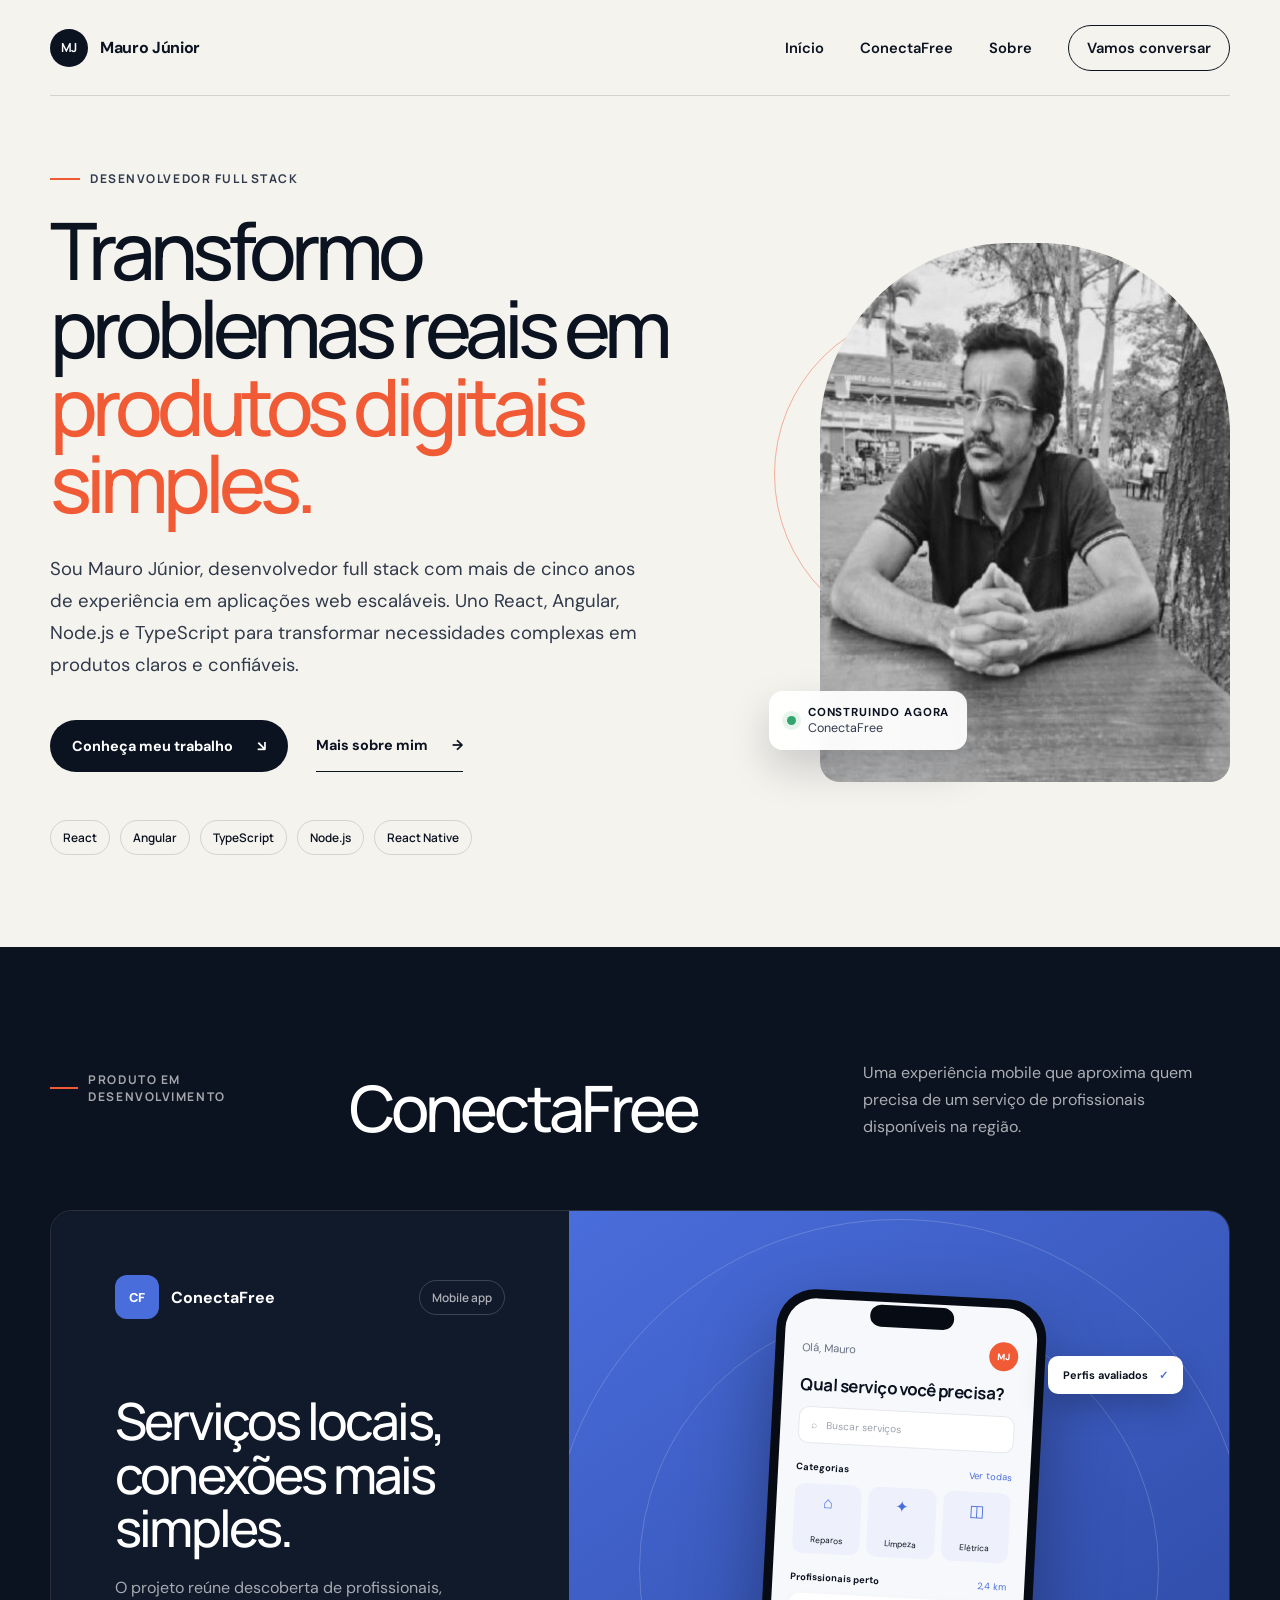
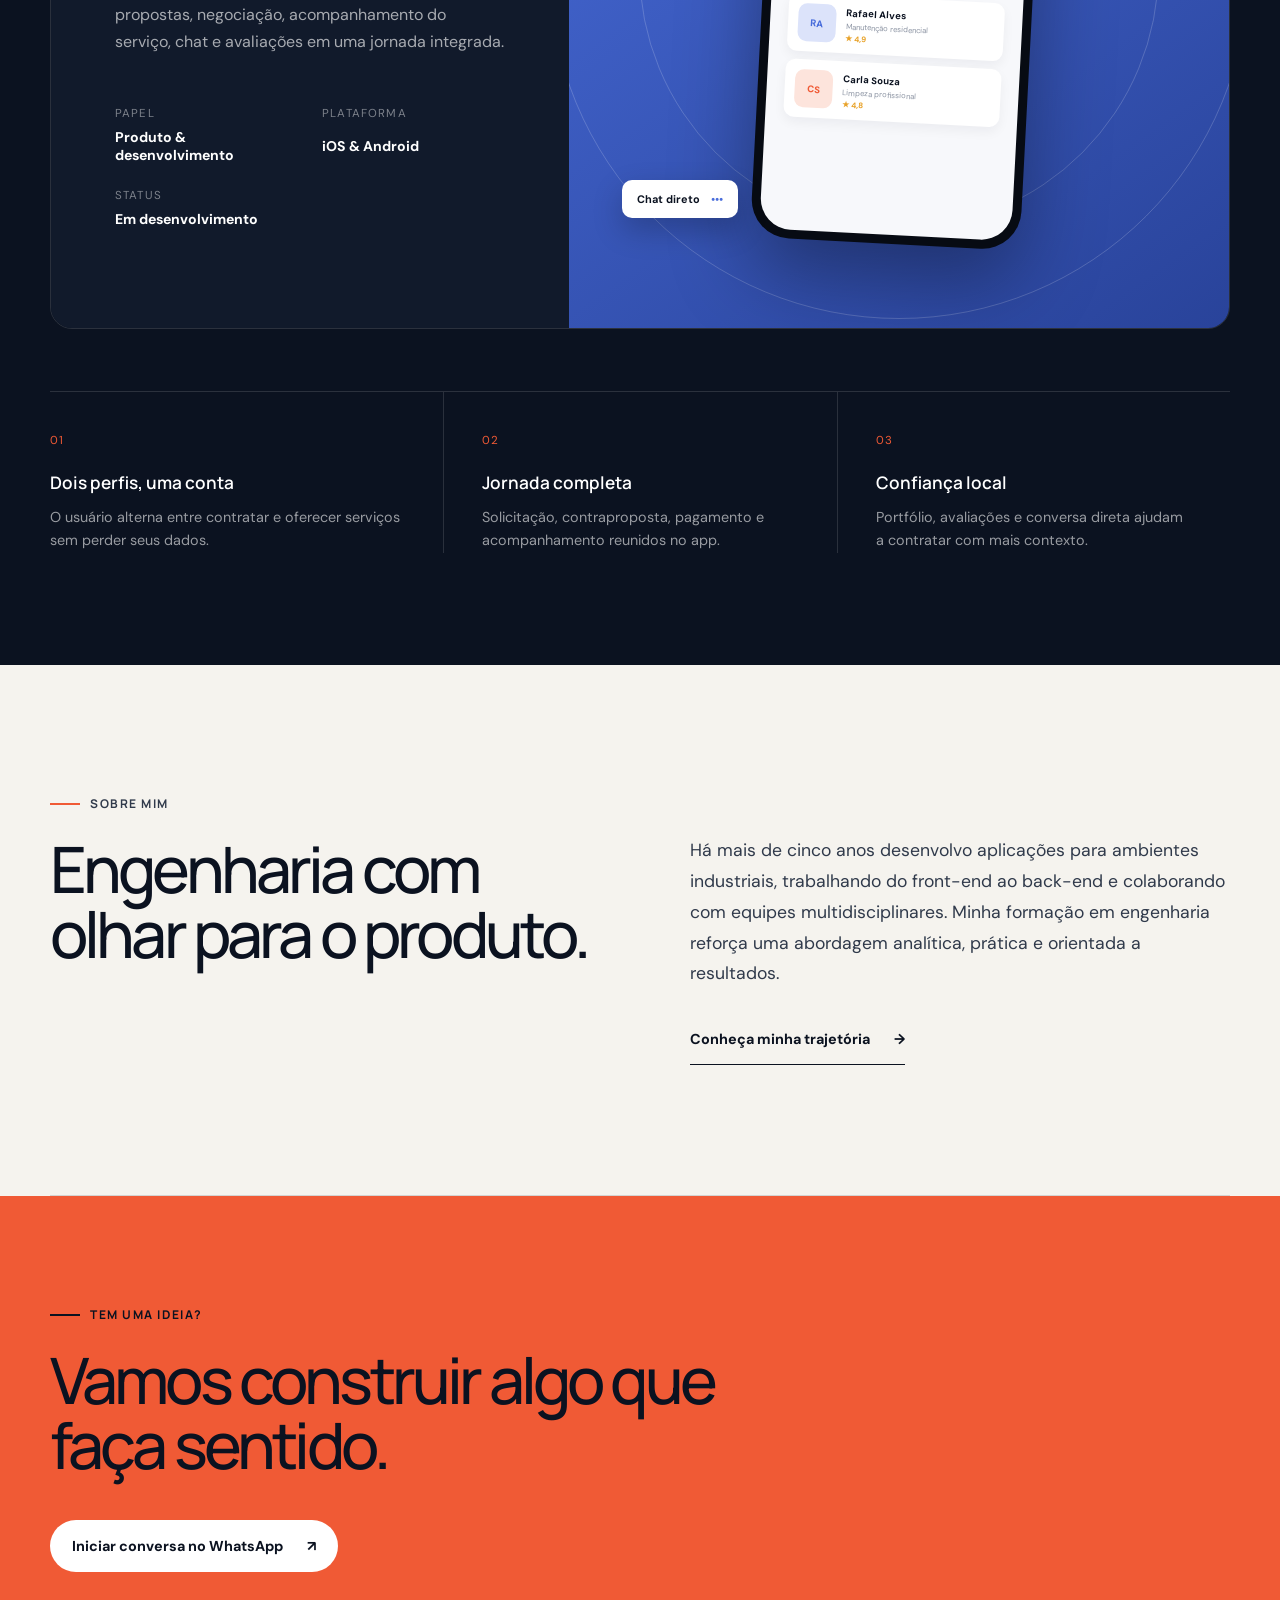
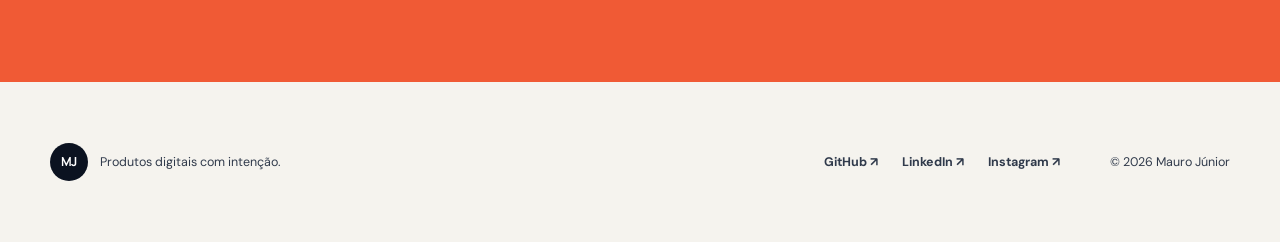
<file: index.html>
<!DOCTYPE html>
<html lang="pt-BR">

<head>
    <meta charset="UTF-8">
    <meta name="viewport" content="width=device-width, initial-scale=1.0">
    <meta name="description" content="Portfólio de Mauro Júnior, desenvolvedor full stack com mais de cinco anos de experiência e criador do ConectaFree.">
    <meta name="theme-color" content="#0b1220">
    <title>Mauro Júnior — Desenvolvedor de produtos digitais</title>
    <link rel="stylesheet" href="./styles/style.css">
</head>

<body>
    <a class="skip-link" href="#conteudo">Pular para o conteúdo</a>

    <header class="cabecalho">
        <a class="marca" href="index.html" aria-label="Página inicial de Mauro Júnior">
            <span class="marca__simbolo">MJ</span>
            <span>Mauro Júnior</span>
        </a>
        <button class="menu-toggle" type="button" aria-expanded="false" aria-controls="menu-principal">
            <span></span><span></span>
            <span class="sr-only">Abrir menu</span>
        </button>
        <nav class="cabecalho__menu" id="menu-principal" aria-label="Navegação principal">
            <a href="#inicio">Início</a>
            <a href="#conectafree">ConectaFree</a>
            <a href="#sobre">Sobre</a>
            <a class="menu__contato" href="https://wa.me/5531995320585?text=Ol%C3%A1%2C%20Mauro!%20Vim%20pelo%20seu%20portf%C3%B3lio%20e%20gostaria%20de%20conversar." target="_blank" rel="noreferrer">Vamos conversar</a>
        </nav>
    </header>

    <main id="conteudo">
        <section class="hero" id="inicio">
            <div class="hero__conteudo">
                <p class="eyebrow"><span></span> Desenvolvedor full stack</p>
                <h1>Transformo problemas reais em <em>produtos digitais simples.</em></h1>
                <p class="hero__texto">Sou Mauro Júnior, desenvolvedor full stack com mais de cinco anos de experiência em aplicações web escaláveis. Uno React, Angular, Node.js e TypeScript para transformar necessidades complexas em produtos claros e confiáveis.</p>
                <div class="hero__acoes">
                    <a class="botao botao--primario" href="#conectafree">Conheça meu trabalho <span aria-hidden="true">↘</span></a>
                    <a class="botao botao--texto" href="about.html">Mais sobre mim <span aria-hidden="true">→</span></a>
                </div>
                <ul class="hero__stack" aria-label="Tecnologias principais">
                    <li>React</li>
                    <li>Angular</li>
                    <li>TypeScript</li>
                    <li>Node.js</li>
                    <li>React Native</li>
                </ul>
            </div>

            <div class="hero__visual" aria-label="Retrato de Mauro Júnior">
                <div class="hero__orb"></div>
                <img src="./assets/imagem.jpg" alt="Mauro Júnior sentado em uma praça" width="467" height="539">
                <div class="status-card">
                    <span class="status-card__dot"></span>
                    <span><strong>Construindo agora</strong>ConectaFree</span>
                </div>
            </div>
        </section>

        <section class="produto" id="conectafree">
            <div class="section-heading">
                <p class="eyebrow"><span></span> Produto em desenvolvimento</p>
                <h2>ConectaFree</h2>
                <p>Uma experiência mobile que aproxima quem precisa de um serviço de profissionais disponíveis na região.</p>
            </div>

            <div class="produto__grid">
                <article class="case-card">
                    <div class="case-card__topo">
                        <div class="app-brand"><span>CF</span><strong>ConectaFree</strong></div>
                        <span class="tag">Mobile app</span>
                    </div>
                    <h3>Serviços locais, conexões mais simples.</h3>
                    <p>O projeto reúne descoberta de profissionais, propostas, negociação, acompanhamento do serviço, chat e avaliações em uma jornada integrada.</p>
                    <div class="case-card__detalhes">
                        <div><span>Papel</span><strong>Produto &amp; desenvolvimento</strong></div>
                        <div><span>Plataforma</span><strong>iOS &amp; Android</strong></div>
                        <div><span>Status</span><strong>Em desenvolvimento</strong></div>
                    </div>
                </article>

                <div class="phone-stage" aria-label="Prévia conceitual da interface do ConectaFree">
                    <div class="phone">
                        <div class="phone__notch"></div>
                        <div class="phone__screen">
                            <div class="phone__header"><span>Olá, Mauro</span><span class="avatar-mini">MJ</span></div>
                            <p>Qual serviço você precisa?</p>
                            <div class="search">⌕&nbsp;&nbsp; Buscar serviços</div>
                            <div class="phone__label"><strong>Categorias</strong><span>Ver todas</span></div>
                            <div class="categories">
                                <span>⌂<small>Reparos</small></span>
                                <span>✦<small>Limpeza</small></span>
                                <span>◫<small>Elétrica</small></span>
                            </div>
                            <div class="phone__label"><strong>Profissionais perto</strong><span>2,4 km</span></div>
                            <div class="pro-card"><span class="pro-avatar">RA</span><span><strong>Rafael Alves</strong><small>Manutenção residencial</small><b>★ 4,9</b></span></div>
                            <div class="pro-card"><span class="pro-avatar pro-avatar--alt">CS</span><span><strong>Carla Souza</strong><small>Limpeza profissional</small><b>★ 4,8</b></span></div>
                        </div>
                    </div>
                    <span class="floating-note floating-note--one">Perfis avaliados <b>✓</b></span>
                    <span class="floating-note floating-note--two">Chat direto <b>•••</b></span>
                </div>
            </div>

            <div class="produto__pilares">
                <article><span>01</span><h3>Dois perfis, uma conta</h3><p>O usuário alterna entre contratar e oferecer serviços sem perder seus dados.</p></article>
                <article><span>02</span><h3>Jornada completa</h3><p>Solicitação, contraproposta, pagamento e acompanhamento reunidos no app.</p></article>
                <article><span>03</span><h3>Confiança local</h3><p>Portfólio, avaliações e conversa direta ajudam a contratar com mais contexto.</p></article>
            </div>
        </section>

        <section class="sobre-resumo" id="sobre">
            <div>
                <p class="eyebrow"><span></span> Sobre mim</p>
                <h2>Engenharia com olhar para o produto.</h2>
            </div>
            <div class="sobre-resumo__texto">
                <p>Há mais de cinco anos desenvolvo aplicações para ambientes industriais, trabalhando do front-end ao back-end e colaborando com equipes multidisciplinares. Minha formação em engenharia reforça uma abordagem analítica, prática e orientada a resultados.</p>
                <a class="botao botao--texto" href="about.html">Conheça minha trajetória <span aria-hidden="true">→</span></a>
            </div>
        </section>

        <section class="contato" id="contato">
            <p class="eyebrow"><span></span> Tem uma ideia?</p>
            <h2>Vamos construir algo que faça sentido.</h2>
            <a class="botao botao--claro" href="https://wa.me/5531995320585?text=Ol%C3%A1%2C%20Mauro!%20Vim%20pelo%20seu%20portf%C3%B3lio%20e%20gostaria%20de%20conversar." target="_blank" rel="noreferrer">Iniciar conversa no WhatsApp <span aria-hidden="true">↗</span></a>
        </section>
    </main>

    <footer class="rodape">
        <div><span class="marca__simbolo">MJ</span><p>Produtos digitais com intenção.</p></div>
        <div class="rodape__links">
            <a href="https://github.com/Mauro-Fonseca" target="_blank" rel="noreferrer">GitHub ↗</a>
            <a href="https://www.linkedin.com/in/engmaurojunior/" target="_blank" rel="noreferrer">LinkedIn ↗</a>
            <a href="https://www.instagram.com/mauro_junior25/" target="_blank" rel="noreferrer">Instagram ↗</a>
        </div>
        <p>© <span id="ano"></span> Mauro Júnior</p>
    </footer>

    <script>
        const toggle = document.querySelector('.menu-toggle');
        const menu = document.querySelector('.cabecalho__menu');
        toggle.addEventListener('click', () => {
            const aberto = toggle.getAttribute('aria-expanded') === 'true';
            toggle.setAttribute('aria-expanded', String(!aberto));
            menu.classList.toggle('is-open');
        });
        menu.querySelectorAll('a').forEach(link => link.addEventListener('click', () => {
            menu.classList.remove('is-open');
            toggle.setAttribute('aria-expanded', 'false');
        }));
        document.querySelector('#ano').textContent = new Date().getFullYear();
    </script>
</body>

</html>
</file>
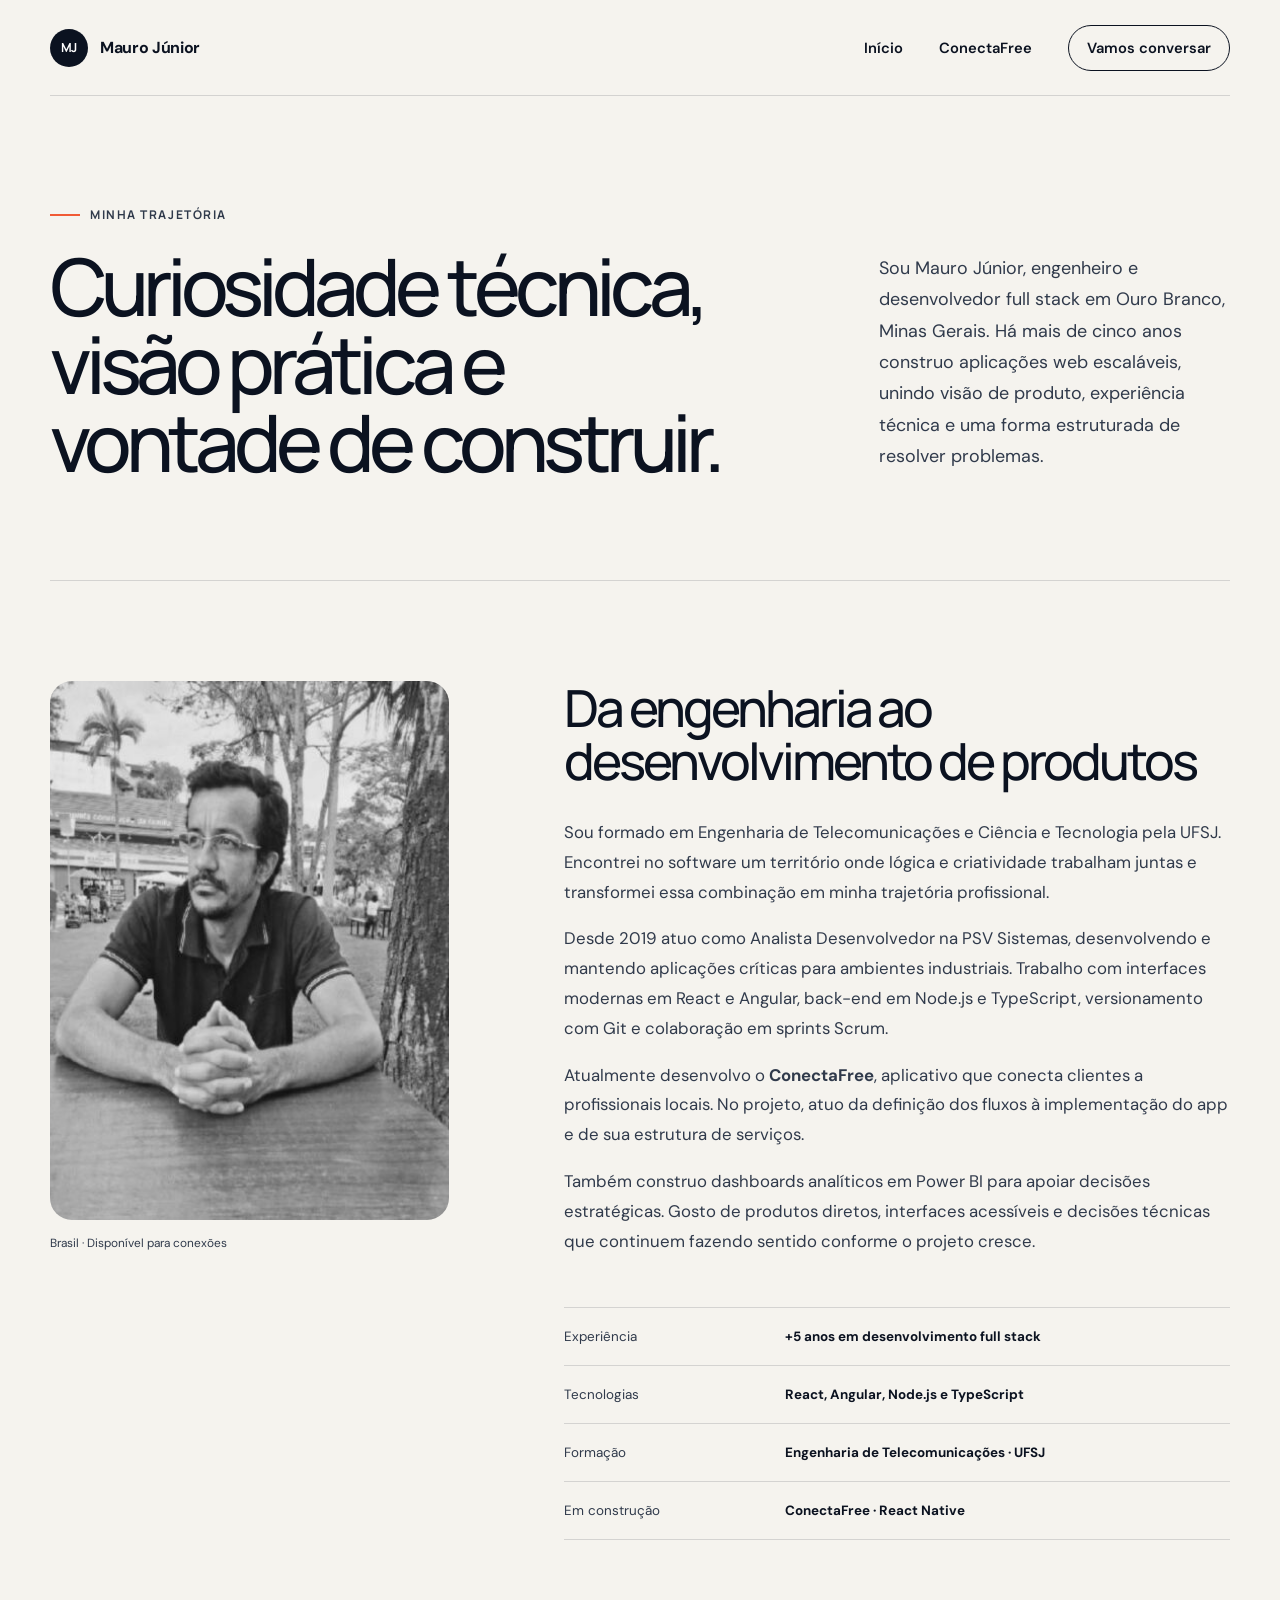
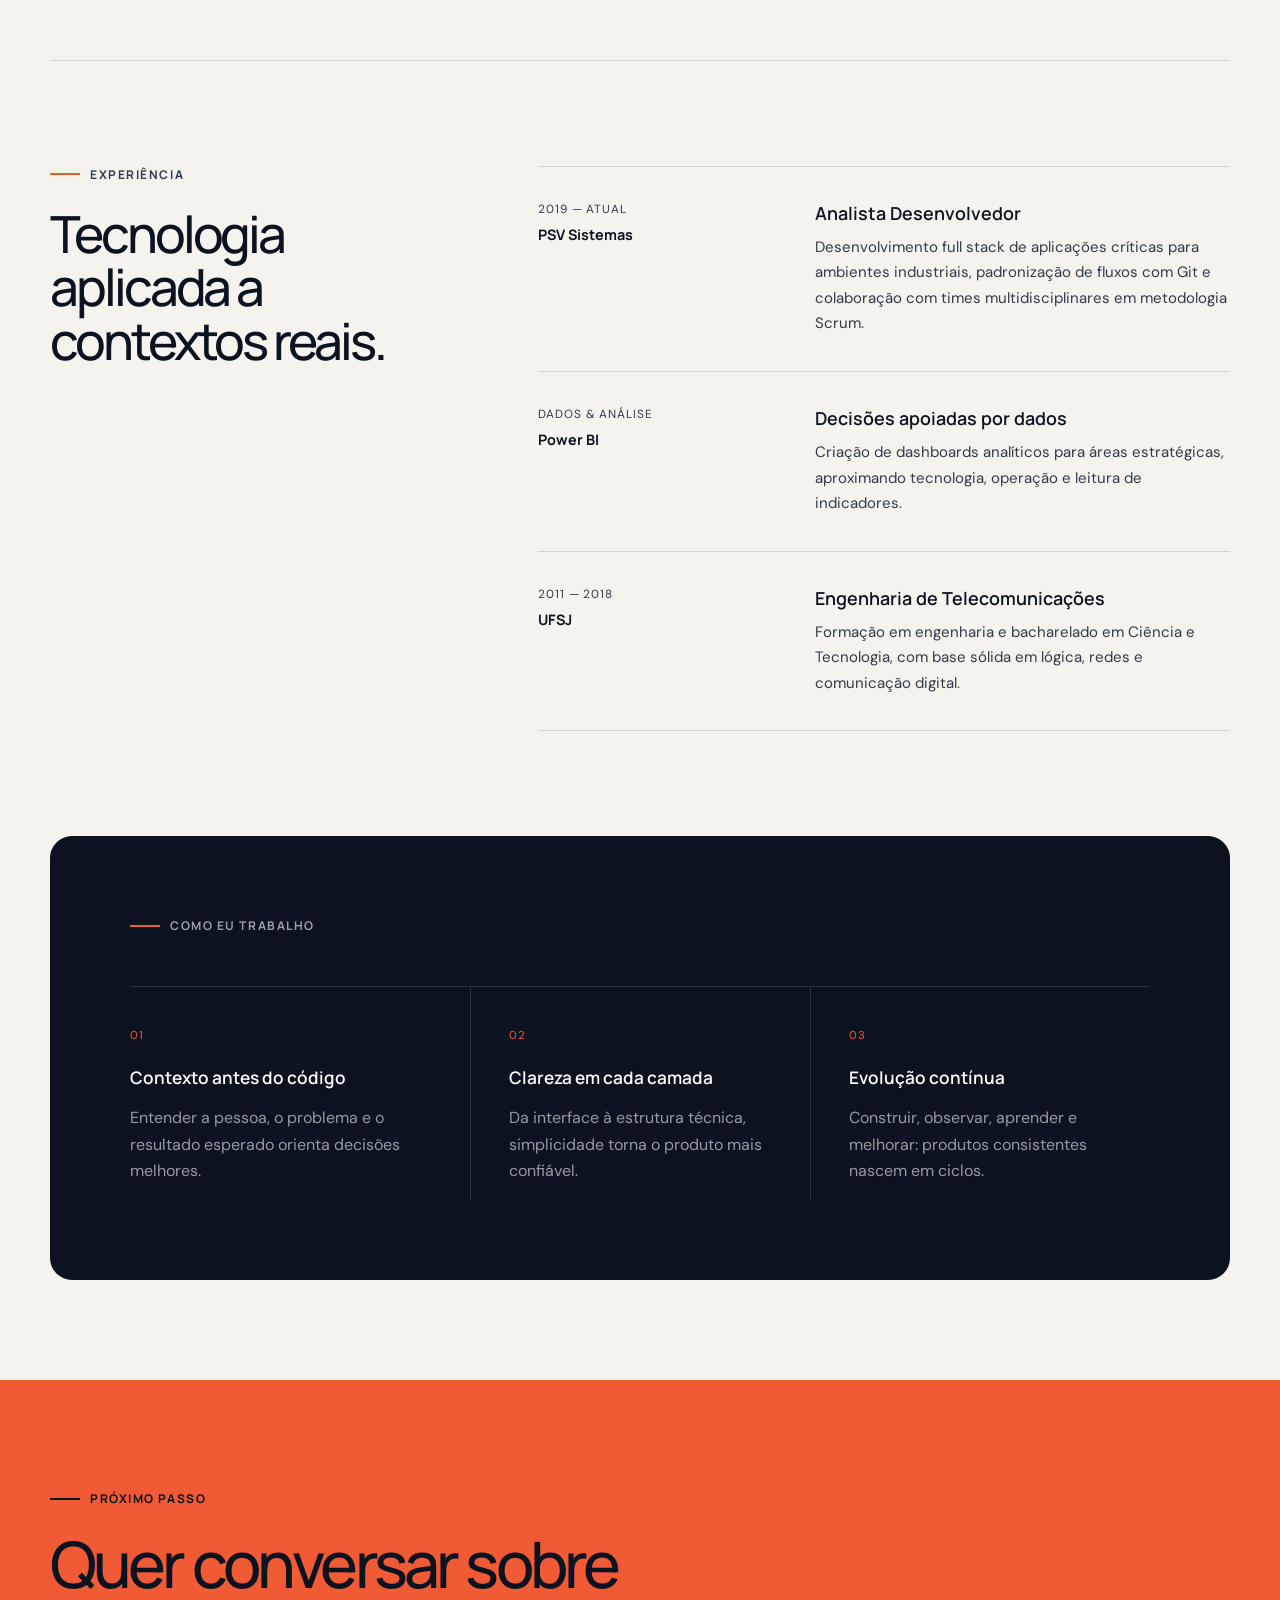
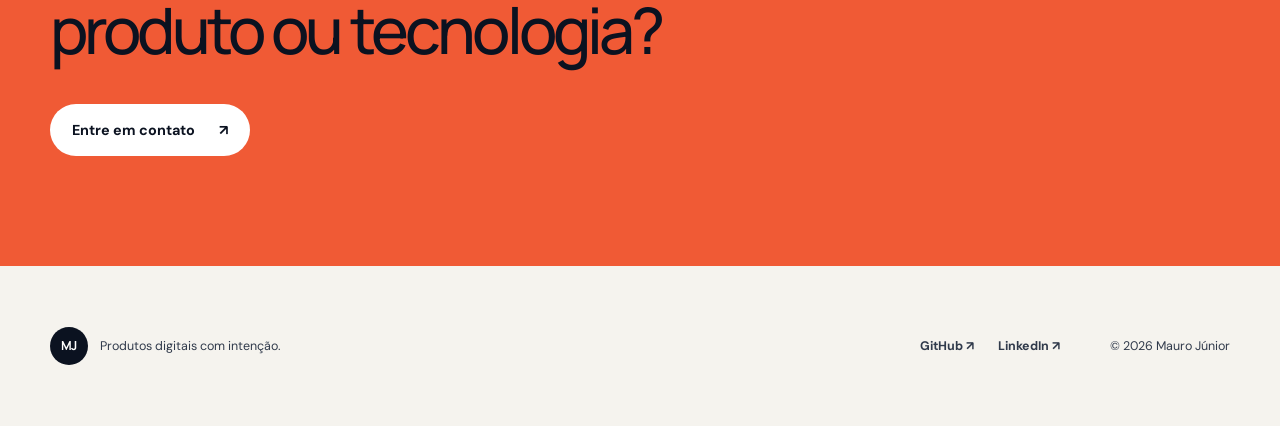
<file: about.html>
<!DOCTYPE html>
<html lang="pt-BR">

<head>
    <meta charset="UTF-8">
    <meta name="viewport" content="width=device-width, initial-scale=1.0">
    <meta name="description" content="Conheça a trajetória de Mauro Júnior, engenheiro e desenvolvedor full stack com mais de cinco anos de experiência.">
    <meta name="theme-color" content="#0b1220">
    <title>Sobre — Mauro Júnior</title>
    <link rel="stylesheet" href="./styles/style.css">
</head>

<body>
    <a class="skip-link" href="#conteudo">Pular para o conteúdo</a>
    <header class="cabecalho">
        <a class="marca" href="index.html" aria-label="Página inicial de Mauro Júnior"><span class="marca__simbolo">MJ</span><span>Mauro Júnior</span></a>
        <nav class="cabecalho__menu cabecalho__menu--simples" aria-label="Navegação principal">
            <a href="index.html">Início</a>
            <a href="index.html#conectafree">ConectaFree</a>
            <a class="menu__contato" href="https://wa.me/5531995320585?text=Ol%C3%A1%2C%20Mauro!%20Vim%20pelo%20seu%20portf%C3%B3lio%20e%20gostaria%20de%20conversar." target="_blank" rel="noreferrer">Vamos conversar</a>
        </nav>
    </header>

    <main id="conteudo" class="pagina-sobre">
        <section class="sobre-hero">
            <div>
                <p class="eyebrow"><span></span> Minha trajetória</p>
                <h1>Curiosidade técnica, visão prática e vontade de construir.</h1>
            </div>
            <p>Sou Mauro Júnior, engenheiro e desenvolvedor full stack em Ouro Branco, Minas Gerais. Há mais de cinco anos construo aplicações web escaláveis, unindo visão de produto, experiência técnica e uma forma estruturada de resolver problemas.</p>
        </section>

        <section class="sobre-corpo">
            <div class="sobre-foto"><img src="./assets/imagem.jpg" alt="Mauro Júnior em uma praça" width="467" height="539"><span>Brasil · Disponível para conexões</span></div>
            <div class="sobre-copy">
                <h2>Da engenharia ao desenvolvimento de produtos</h2>
                <p>Sou formado em Engenharia de Telecomunicações e Ciência e Tecnologia pela UFSJ. Encontrei no software um território onde lógica e criatividade trabalham juntas e transformei essa combinação em minha trajetória profissional.</p>
                <p>Desde 2019 atuo como Analista Desenvolvedor na PSV Sistemas, desenvolvendo e mantendo aplicações críticas para ambientes industriais. Trabalho com interfaces modernas em React e Angular, back-end em Node.js e TypeScript, versionamento com Git e colaboração em sprints Scrum.</p>
                <p>Atualmente desenvolvo o <strong>ConectaFree</strong>, aplicativo que conecta clientes a profissionais locais. No projeto, atuo da definição dos fluxos à implementação do app e de sua estrutura de serviços.</p>
                <p>Também construo dashboards analíticos em Power BI para apoiar decisões estratégicas. Gosto de produtos diretos, interfaces acessíveis e decisões técnicas que continuem fazendo sentido conforme o projeto cresce.</p>
                <div class="sobre-lista">
                    <div><span>Experiência</span><strong>+5 anos em desenvolvimento full stack</strong></div>
                    <div><span>Tecnologias</span><strong>React, Angular, Node.js e TypeScript</strong></div>
                    <div><span>Formação</span><strong>Engenharia de Telecomunicações · UFSJ</strong></div>
                    <div><span>Em construção</span><strong>ConectaFree · React Native</strong></div>
                </div>
            </div>
        </section>

        <section class="trajetoria" aria-labelledby="titulo-trajetoria">
            <div class="trajetoria__intro">
                <p class="eyebrow"><span></span> Experiência</p>
                <h2 id="titulo-trajetoria">Tecnologia aplicada a contextos reais.</h2>
            </div>
            <div class="trajetoria__conteudo">
                <article class="trajetoria__item">
                    <div><span>2019 — atual</span><strong>PSV Sistemas</strong></div>
                    <div><h3>Analista Desenvolvedor</h3><p>Desenvolvimento full stack de aplicações críticas para ambientes industriais, padronização de fluxos com Git e colaboração com times multidisciplinares em metodologia Scrum.</p></div>
                </article>
                <article class="trajetoria__item">
                    <div><span>Dados &amp; análise</span><strong>Power BI</strong></div>
                    <div><h3>Decisões apoiadas por dados</h3><p>Criação de dashboards analíticos para áreas estratégicas, aproximando tecnologia, operação e leitura de indicadores.</p></div>
                </article>
                <article class="trajetoria__item">
                    <div><span>2011 — 2018</span><strong>UFSJ</strong></div>
                    <div><h3>Engenharia de Telecomunicações</h3><p>Formação em engenharia e bacharelado em Ciência e Tecnologia, com base sólida em lógica, redes e comunicação digital.</p></div>
                </article>
            </div>
        </section>

        <section class="principios">
            <p class="eyebrow"><span></span> Como eu trabalho</p>
            <div class="principios__grid">
                <article><span>01</span><h3>Contexto antes do código</h3><p>Entender a pessoa, o problema e o resultado esperado orienta decisões melhores.</p></article>
                <article><span>02</span><h3>Clareza em cada camada</h3><p>Da interface à estrutura técnica, simplicidade torna o produto mais confiável.</p></article>
                <article><span>03</span><h3>Evolução contínua</h3><p>Construir, observar, aprender e melhorar: produtos consistentes nascem em ciclos.</p></article>
            </div>
        </section>

        <section class="contato contato--sobre">
            <p class="eyebrow"><span></span> Próximo passo</p>
            <h2>Quer conversar sobre produto ou tecnologia?</h2>
            <a class="botao botao--claro" href="https://wa.me/5531995320585?text=Ol%C3%A1%2C%20Mauro!%20Vim%20pelo%20seu%20portf%C3%B3lio%20e%20gostaria%20de%20conversar." target="_blank" rel="noreferrer">Entre em contato <span aria-hidden="true">↗</span></a>
        </section>
    </main>

    <footer class="rodape">
        <div><span class="marca__simbolo">MJ</span><p>Produtos digitais com intenção.</p></div>
        <div class="rodape__links"><a href="https://github.com/Mauro-Fonseca" target="_blank" rel="noreferrer">GitHub ↗</a><a href="https://www.linkedin.com/in/engmaurojunior/" target="_blank" rel="noreferrer">LinkedIn ↗</a></div>
        <p>© 2026 Mauro Júnior</p>
    </footer>
</body>

</html>
</file>
<file: styles/style.css>
@import url('https://fonts.googleapis.com/css2?family=DM+Sans:wght@400;500;600;700&family=Manrope:wght@400;500;600;700&display=swap');

:root {
    --ink: #0b1220;
    --ink-soft: #303a4b;
    --paper: #f5f3ee;
    --paper-2: #ebe8e0;
    --white: #ffffff;
    --accent: #f05a35;
    --accent-light: #ffb39f;
    --blue: #496ddb;
    --line: rgba(11, 18, 32, .14);
    --radius: 22px;
    --max: 1180px;
}

*, *::before, *::after { box-sizing: border-box; }
html { scroll-behavior: smooth; }
body { margin: 0; background: var(--paper); color: var(--ink); font-family: 'DM Sans', sans-serif; -webkit-font-smoothing: antialiased; }
a { color: inherit; }
img { display: block; max-width: 100%; }
button { font: inherit; }
::selection { background: var(--accent-light); color: var(--ink); }
.sr-only { position: absolute; width: 1px; height: 1px; padding: 0; margin: -1px; overflow: hidden; clip: rect(0, 0, 0, 0); white-space: nowrap; border: 0; }
.skip-link { position: fixed; left: 1rem; top: -5rem; z-index: 100; padding: .8rem 1rem; background: var(--white); border-radius: 8px; text-decoration: none; }
.skip-link:focus { top: 1rem; }

.cabecalho { width: min(calc(100% - 48px), var(--max)); height: 96px; margin: 0 auto; display: flex; align-items: center; justify-content: space-between; border-bottom: 1px solid var(--line); position: relative; z-index: 20; }
.marca { display: inline-flex; align-items: center; gap: 12px; font-weight: 700; text-decoration: none; letter-spacing: -.02em; }
.marca__simbolo { width: 38px; height: 38px; display: grid; place-items: center; background: var(--ink); color: var(--white); border-radius: 50%; font: 700 .78rem 'Manrope', sans-serif; letter-spacing: -.04em; }
.cabecalho__menu { display: flex; align-items: center; gap: 36px; }
.cabecalho__menu a { text-decoration: none; font-size: .92rem; font-weight: 600; transition: color .2s ease; }
.cabecalho__menu a:not(.menu__contato):hover { color: var(--accent); }
.menu__contato { padding: 12px 18px; border: 1px solid var(--ink); border-radius: 999px; transition: .2s ease; }
.menu__contato:hover { background: var(--ink); color: var(--white); }
.menu-toggle { display: none; border: 0; background: transparent; width: 42px; height: 42px; padding: 10px; }
.menu-toggle > span:not(.sr-only) { display: block; height: 2px; background: var(--ink); margin: 6px 0; }

.hero { width: min(calc(100% - 48px), var(--max)); min-height: 710px; margin: 0 auto; padding: 74px 0 92px; display: grid; grid-template-columns: 1.1fr .72fr; align-items: center; gap: clamp(50px, 8vw, 120px); }
.eyebrow { margin: 0 0 24px; display: flex; align-items: center; gap: 10px; font: 700 .75rem 'Manrope', sans-serif; letter-spacing: .13em; text-transform: uppercase; color: var(--ink-soft); }
.eyebrow span { width: 30px; height: 2px; background: var(--accent); }
.hero h1, .sobre-hero h1 { margin: 0; font: 500 clamp(3.25rem, 6.2vw, 5.8rem)/.98 'Manrope', sans-serif; letter-spacing: -.075em; }
.hero h1 em { color: var(--accent); font-style: normal; }
.hero__texto { max-width: 610px; margin: 32px 0 0; font-size: 1.16rem; line-height: 1.72; color: var(--ink-soft); }
.hero__acoes { display: flex; align-items: center; gap: 28px; margin-top: 38px; }
.botao { display: inline-flex; align-items: center; justify-content: space-between; gap: 24px; min-height: 52px; padding: 0 22px; border-radius: 999px; font-weight: 700; font-size: .9rem; text-decoration: none; transition: transform .2s ease, background .2s ease; }
.botao:hover { transform: translateY(-2px); }
.botao--primario { background: var(--ink); color: var(--white); }
.botao--primario:hover { background: var(--accent); }
.botao--texto { padding-inline: 0; border-radius: 0; border-bottom: 1px solid var(--ink); }
.botao--claro { background: var(--white); color: var(--ink); }
.hero__stack { display: flex; flex-wrap: wrap; gap: 10px; list-style: none; padding: 0; margin: 48px 0 0; }
.hero__stack li, .tag { padding: 8px 12px; border: 1px solid var(--line); border-radius: 999px; font: 600 .74rem 'Manrope', sans-serif; }
.hero__visual { position: relative; isolation: isolate; }
.hero__visual img { width: min(100%, 410px); margin-left: auto; aspect-ratio: 4 / 5; object-fit: cover; object-position: center 35%; filter: grayscale(1) contrast(1.04); border-radius: 190px 190px 20px 20px; position: relative; z-index: 2; }
.hero__orb { position: absolute; width: 78%; aspect-ratio: 1; border: 1px solid rgba(240, 90, 53, .45); border-radius: 50%; left: -7%; top: 12%; z-index: 0; }
.hero__orb::before { content: ''; position: absolute; inset: 16%; border-radius: 50%; background: var(--accent-light); opacity: .35; }
.status-card { position: absolute; z-index: 3; left: -35px; bottom: 32px; display: flex; align-items: center; gap: 12px; padding: 14px 18px; background: rgba(255, 255, 255, .93); box-shadow: 0 18px 40px rgba(11, 18, 32, .18); border-radius: 14px; backdrop-filter: blur(10px); }
.status-card__dot { width: 9px; height: 9px; background: #33a56f; border-radius: 50%; box-shadow: 0 0 0 5px rgba(51, 165, 111, .12); }
.status-card > span:last-child { display: grid; font-size: .78rem; color: var(--ink-soft); }
.status-card strong { color: var(--ink); font-size: .72rem; text-transform: uppercase; letter-spacing: .08em; }

.produto { background: var(--ink); color: var(--white); padding: 112px max(24px, calc((100vw - var(--max)) / 2)); overflow: hidden; }
.produto .eyebrow { color: rgba(255, 255, 255, .63); }
.section-heading { display: grid; grid-template-columns: .6fr 1.1fr .85fr; gap: 40px; align-items: end; margin-bottom: 70px; }
.section-heading .eyebrow { align-self: start; margin-top: 12px; }
.section-heading h2, .sobre-resumo h2, .contato h2, .sobre-copy h2 { margin: 0; font: 500 clamp(2.8rem, 5vw, 4.8rem)/1.02 'Manrope', sans-serif; letter-spacing: -.06em; }
.section-heading > p:last-child { margin: 0; color: rgba(255, 255, 255, .66); line-height: 1.7; }
.produto__grid { display: grid; grid-template-columns: .88fr 1.12fr; min-height: 630px; border: 1px solid rgba(255, 255, 255, .13); border-radius: var(--radius); overflow: hidden; }
.case-card { padding: clamp(32px, 5vw, 64px); display: flex; flex-direction: column; background: #111a2b; }
.case-card__topo { display: flex; align-items: center; justify-content: space-between; }
.app-brand { display: flex; align-items: center; gap: 12px; }
.app-brand > span { width: 44px; height: 44px; display: grid; place-items: center; background: var(--blue); border-radius: 12px; font-weight: 800; font-size: .8rem; }
.case-card .tag { border-color: rgba(255, 255, 255, .18); color: rgba(255, 255, 255, .65); }
.case-card h3 { max-width: 440px; margin: 75px 0 20px; font: 500 clamp(2.3rem, 4vw, 3.8rem)/1.04 'Manrope', sans-serif; letter-spacing: -.055em; }
.case-card > p { margin: 0; max-width: 520px; line-height: 1.7; color: rgba(255, 255, 255, .63); }
.case-card__detalhes { margin: auto 0 36px; display: grid; grid-template-columns: 1fr 1fr; gap: 24px; padding-top: 50px; }
.case-card__detalhes div { display: grid; gap: 7px; }
.case-card__detalhes span { font-size: .72rem; color: rgba(255, 255, 255, .45); text-transform: uppercase; letter-spacing: .1em; }
.case-card__detalhes strong { font-size: .88rem; }
.phone-stage { position: relative; display: grid; place-items: center; min-height: 630px; background: linear-gradient(145deg, #496ddb, #29439a); overflow: hidden; }
.phone-stage::before, .phone-stage::after { content: ''; position: absolute; border: 1px solid rgba(255,255,255,.18); border-radius: 50%; }
.phone-stage::before { width: 520px; height: 520px; }
.phone-stage::after { width: 700px; height: 700px; }
.phone { width: 270px; height: 550px; padding: 9px; border-radius: 39px; background: #070b13; box-shadow: 0 35px 80px rgba(0,0,0,.35); transform: rotate(3deg); position: relative; z-index: 2; }
.phone__notch { position: absolute; width: 84px; height: 22px; left: 50%; top: 12px; transform: translateX(-50%); border-radius: 16px; background: #070b13; z-index: 3; }
.phone__screen { height: 100%; border-radius: 31px; padding: 34px 18px 18px; background: #f7f8fb; color: var(--ink); overflow: hidden; }
.phone__header { display: flex; justify-content: space-between; align-items: center; font-size: .7rem; color: #677083; }
.avatar-mini { display: grid; place-items: center; width: 29px; height: 29px; border-radius: 50%; color: white; background: var(--accent); font-size: .58rem; font-weight: 800; }
.phone__screen > p { margin: 13px 0 12px; font: 700 1.05rem/1.2 'Manrope', sans-serif; letter-spacing: -.03em; }
.search { padding: 11px 12px; border: 1px solid #e6e8ee; border-radius: 10px; background: white; color: #9aa1ae; font-size: .63rem; }
.phone__label { margin: 18px 0 10px; display: flex; justify-content: space-between; font-size: .58rem; }
.phone__label span { color: var(--blue); }
.categories { display: grid; grid-template-columns: repeat(3, 1fr); gap: 7px; }
.categories > span { display: grid; place-items: center; gap: 5px; min-height: 70px; border-radius: 10px; background: #eef1fb; color: var(--blue); }
.categories small { font-size: .52rem; color: var(--ink); }
.pro-card { display: flex; align-items: center; gap: 10px; margin-top: 8px; padding: 10px; background: white; border-radius: 10px; box-shadow: 0 5px 12px rgba(11,18,32,.05); }
.pro-avatar { width: 38px; height: 38px; flex: 0 0 38px; display: grid; place-items: center; background: #dce3fa; color: var(--blue); border-radius: 9px; font-weight: 800; font-size: .6rem; }
.pro-avatar--alt { background: #fde4dc; color: var(--accent); }
.pro-card > span:last-child { display: grid; gap: 2px; }
.pro-card strong { font-size: .6rem; }
.pro-card small { color: #8b93a2; font-size: .48rem; }
.pro-card b { color: #e8a229; font-size: .5rem; }
.floating-note { position: absolute; z-index: 4; padding: 12px 15px; border-radius: 10px; background: white; color: var(--ink); box-shadow: 0 12px 30px rgba(0,0,0,.22); font-size: .68rem; font-weight: 700; }
.floating-note b { margin-left: 8px; color: var(--blue); }
.floating-note--one { top: 145px; right: 7%; }
.floating-note--two { bottom: 110px; left: 8%; }
.produto__pilares, .principios__grid { display: grid; grid-template-columns: repeat(3, 1fr); gap: 0; margin-top: 62px; border-top: 1px solid rgba(255,255,255,.13); }
.produto__pilares article, .principios article { padding: 36px 38px 0 0; }
.produto__pilares article + article, .principios article + article { border-left: 1px solid rgba(255,255,255,.13); padding-left: 38px; }
.produto__pilares span, .principios article > span { color: var(--accent); font-size: .72rem; letter-spacing: .1em; }
.produto__pilares h3, .principios h3 { margin: 22px 0 12px; font: 600 1.08rem 'Manrope', sans-serif; }
.produto__pilares p { margin: 0; color: rgba(255,255,255,.58); line-height: 1.65; font-size: .9rem; }

.sobre-resumo { width: min(calc(100% - 48px), var(--max)); margin: 0 auto; padding: 130px 0; display: grid; grid-template-columns: 1fr 1fr; gap: 100px; border-bottom: 1px solid var(--line); }
.sobre-resumo h2 { max-width: 540px; }
.sobre-resumo__texto { padding-top: 40px; }
.sobre-resumo__texto p { margin: 0 0 24px; color: var(--ink-soft); font-size: 1.1rem; line-height: 1.75; }
.contato { padding: 110px max(24px, calc((100vw - var(--max)) / 2)); background: var(--accent); color: var(--ink); }
.contato h2 { max-width: 760px; margin-bottom: 42px; }
.contato .eyebrow { color: var(--ink); }
.contato .eyebrow span { background: var(--ink); }
.rodape { width: min(calc(100% - 48px), var(--max)); min-height: 160px; margin: 0 auto; display: grid; grid-template-columns: 1fr auto auto; align-items: center; gap: 50px; font-size: .78rem; color: var(--ink-soft); }
.rodape > div:first-child { display: flex; align-items: center; gap: 12px; }
.rodape__links { display: flex; gap: 24px; }
.rodape__links a { font-weight: 700; text-decoration: none; }

.pagina-sobre { width: min(calc(100% - 48px), var(--max)); margin: 0 auto; }
.sobre-hero { padding: 110px 0 100px; display: grid; grid-template-columns: 1.35fr .65fr; gap: 100px; align-items: end; border-bottom: 1px solid var(--line); }
.sobre-hero > p { margin: 0; padding-bottom: 8px; font-size: 1.12rem; line-height: 1.75; color: var(--ink-soft); }
.sobre-corpo { padding: 100px 0 120px; display: grid; grid-template-columns: .75fr 1.25fr; gap: clamp(60px, 9vw, 130px); }
.sobre-foto img { aspect-ratio: 4 / 5; object-fit: cover; filter: grayscale(1); border-radius: var(--radius); }
.sobre-foto span { display: block; margin-top: 15px; font-size: .74rem; color: var(--ink-soft); }
.sobre-copy h2 { font-size: clamp(2.3rem, 4vw, 3.8rem); margin-bottom: 32px; }
.sobre-copy > p { color: var(--ink-soft); font-size: 1.05rem; line-height: 1.78; }
.sobre-lista { margin-top: 50px; border-top: 1px solid var(--line); }
.sobre-lista div { padding: 20px 0; border-bottom: 1px solid var(--line); display: grid; grid-template-columns: .45fr 1fr; gap: 20px; font-size: .84rem; }
.sobre-lista span { color: var(--ink-soft); }
.trajetoria { padding: 105px 0; display: grid; grid-template-columns: .7fr 1.3fr; gap: clamp(60px, 9vw, 130px); border-top: 1px solid var(--line); }
.trajetoria__intro { position: sticky; top: 40px; align-self: start; }
.trajetoria__intro h2 { margin: 0; max-width: 430px; font: 500 clamp(2.3rem, 4vw, 3.8rem)/1.05 'Manrope', sans-serif; letter-spacing: -.06em; }
.trajetoria__conteudo { border-top: 1px solid var(--line); }
.trajetoria__item { display: grid; grid-template-columns: .58fr 1fr; gap: 36px; padding: 34px 0; border-bottom: 1px solid var(--line); }
.trajetoria__item > div:first-child { display: grid; align-content: start; gap: 8px; }
.trajetoria__item span { color: var(--ink-soft); font-size: .74rem; text-transform: uppercase; letter-spacing: .08em; }
.trajetoria__item strong { font: 700 .9rem 'Manrope', sans-serif; }
.trajetoria__item h3 { margin: 0 0 10px; font: 600 1.12rem 'Manrope', sans-serif; }
.trajetoria__item p { margin: 0; color: var(--ink-soft); line-height: 1.7; font-size: .94rem; }
.principios { margin-bottom: 100px; padding: 80px; background: var(--ink); color: var(--white); border-radius: var(--radius); }
.principios .eyebrow { color: rgba(255,255,255,.6); }
.principios__grid { margin-top: 50px; }
.principios p { color: rgba(255,255,255,.58); line-height: 1.65; }
.contato--sobre { width: 100vw; margin-left: calc((min(100vw - 48px, var(--max)) - 100vw) / 2); }

@media (max-width: 900px) {
    .cabecalho { height: 78px; }
    .menu-toggle { display: block; }
    .cabecalho__menu:not(.cabecalho__menu--simples) { display: none; position: absolute; top: 70px; left: 0; right: 0; padding: 24px; flex-direction: column; align-items: stretch; background: var(--white); border-radius: 16px; box-shadow: 0 15px 35px rgba(11,18,32,.13); }
    .cabecalho__menu.is-open { display: flex; }
    .cabecalho__menu--simples a:not(.menu__contato) { display: none; }
    .hero { grid-template-columns: 1fr; padding-top: 60px; }
    .hero__visual { width: min(80%, 430px); margin: 0 auto; }
    .section-heading { grid-template-columns: 1fr; }
    .section-heading .eyebrow { margin-bottom: 0; }
    .produto__grid { grid-template-columns: 1fr; }
    .case-card { min-height: 610px; }
    .sobre-resumo, .sobre-hero, .sobre-corpo, .trajetoria { grid-template-columns: 1fr; gap: 50px; }
    .sobre-hero { padding-top: 80px; }
    .sobre-corpo { grid-template-columns: minmax(250px, .75fr) 1fr; }
    .trajetoria__intro { position: static; }
    .produto__pilares, .principios__grid { grid-template-columns: 1fr; }
    .produto__pilares article + article, .principios article + article { border-left: 0; border-top: 1px solid rgba(255,255,255,.13); padding-left: 0; margin-top: 32px; }
    .principios { padding: 50px 35px; }
    .rodape { grid-template-columns: 1fr; padding: 45px 0; gap: 24px; }
}

@media (max-width: 600px) {
    .cabecalho, .hero, .sobre-resumo, .pagina-sobre, .rodape { width: min(calc(100% - 32px), var(--max)); }
    .marca > span:last-child { display: none; }
    .hero { padding: 48px 0 72px; }
    .hero h1, .sobre-hero h1 { font-size: clamp(2.75rem, 13vw, 4.2rem); }
    .hero__acoes { align-items: flex-start; flex-direction: column; gap: 20px; }
    .hero__visual { width: 90%; }
    .status-card { left: -10px; }
    .produto { padding-top: 80px; padding-bottom: 80px; }
    .section-heading { margin-bottom: 45px; gap: 22px; }
    .case-card { min-height: 670px; }
    .case-card h3 { margin-top: 54px; }
    .case-card__detalhes { grid-template-columns: 1fr; }
    .phone-stage { min-height: 610px; }
    .phone { transform: scale(.9) rotate(3deg); }
    .floating-note--one { right: -3px; }
    .floating-note--two { left: -3px; }
    .sobre-resumo { padding: 90px 0; gap: 28px; }
    .sobre-resumo__texto { padding-top: 0; }
    .contato { padding-top: 80px; padding-bottom: 80px; }
    .sobre-hero { padding: 72px 0; }
    .sobre-corpo { grid-template-columns: 1fr; padding: 70px 0 90px; }
    .trajetoria { padding: 75px 0; }
    .trajetoria__item { grid-template-columns: 1fr; gap: 18px; }
    .sobre-lista div { grid-template-columns: 1fr; gap: 7px; }
    .principios { margin-bottom: 70px; padding: 42px 24px; }
    .contato--sobre { margin-left: calc((100% - 100vw) / 2); }
    .rodape__links { flex-wrap: wrap; }
}

@media (prefers-reduced-motion: reduce) {
    html { scroll-behavior: auto; }
    *, *::before, *::after { transition-duration: .01ms !important; }
}
</file>
